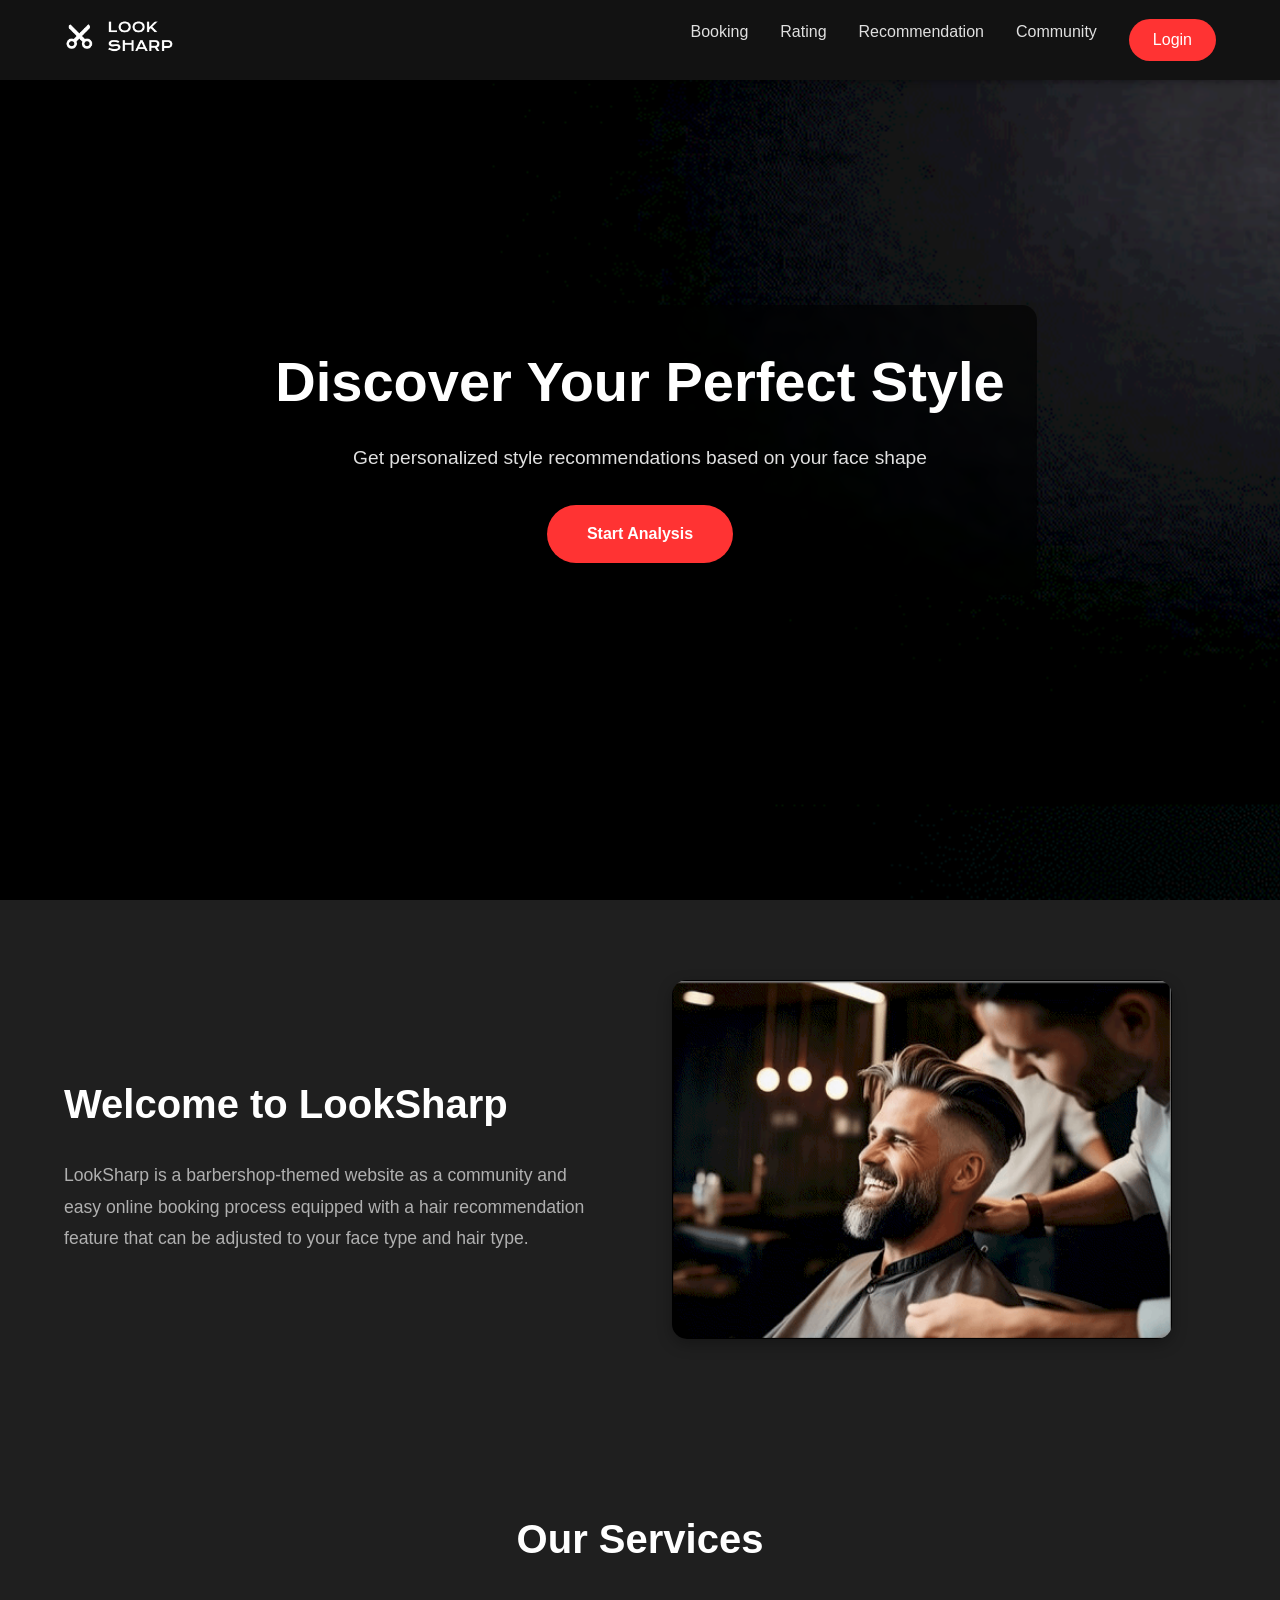
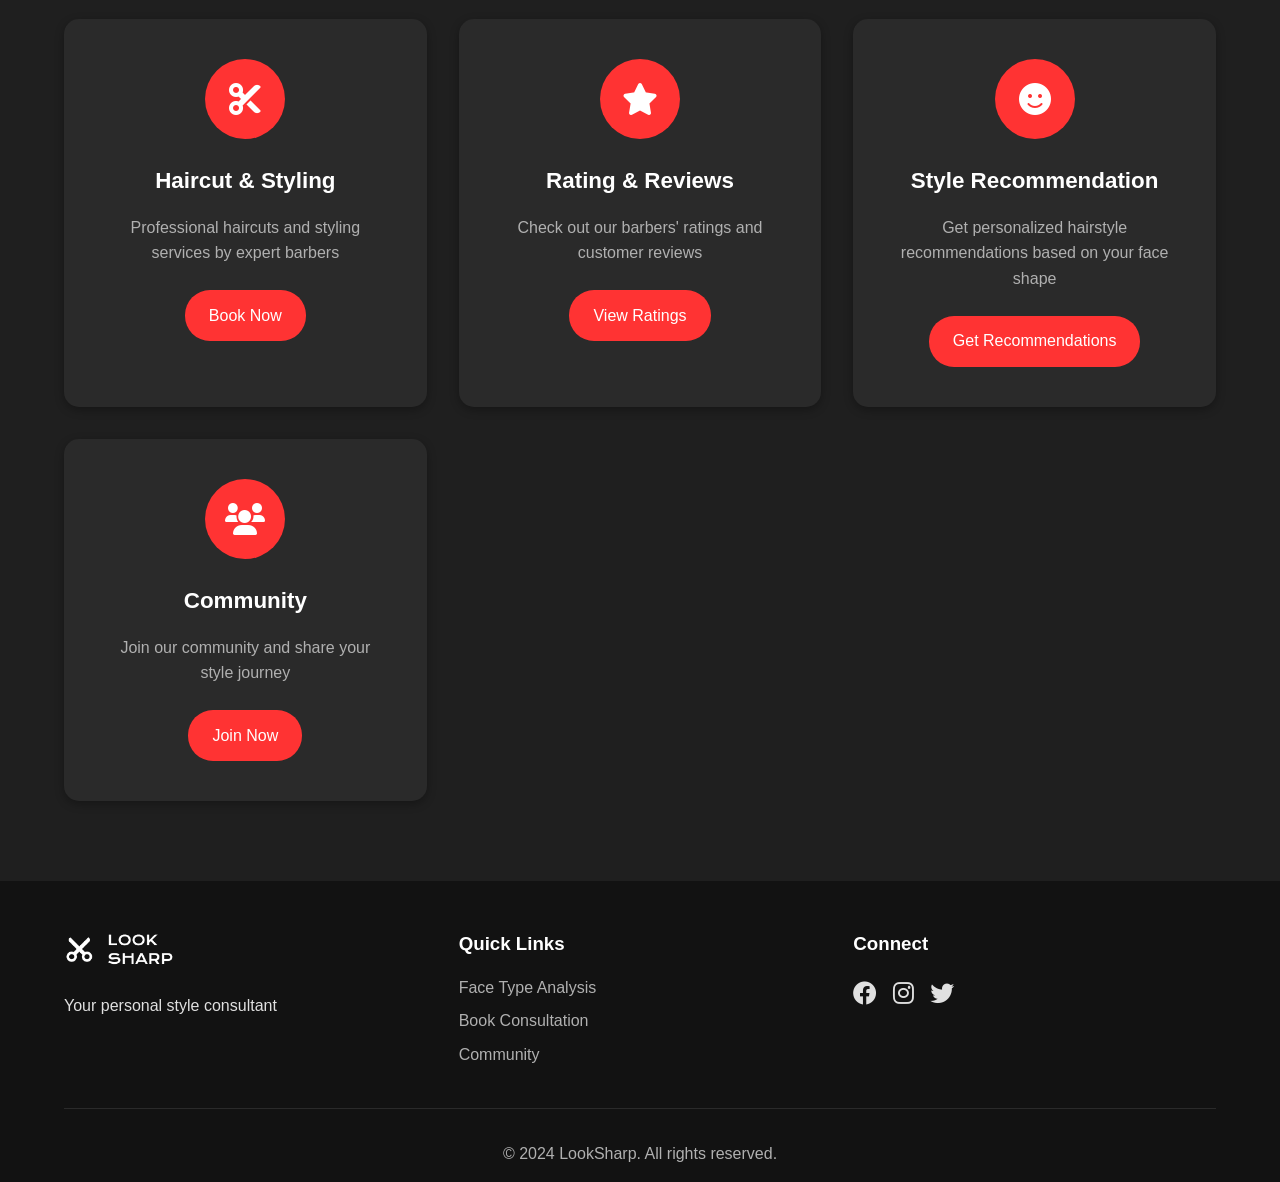
<file: index.html>
<!DOCTYPE html>
<html lang="en">
<head>
    <meta charset="UTF-8">
    <meta name="viewport" content="width=device-width, initial-scale=1.0">
    <title>LookSharp - Your Personal Style Consultant</title>
    <link rel="stylesheet" href="styles/main.css">
    <link rel="stylesheet" href="https://cdnjs.cloudflare.com/ajax/libs/font-awesome/6.0.0/css/all.min.css">
</head>
<body>
    <nav class="navbar">
        <div class="logo">
            <img src="images/logo.png" alt="LookSharp Logo">
        </div>
        <div class="nav-links">
            <a href="pages/booking.html">Booking</a>
            <a href="pages/rating.html">Rating</a>
            <a href="pages/facetype.html">Recommendation</a>
            <a href="pages/community.html">Community</a>
            <a href="pages/login.html" class="login-btn">Login</a>
        </div>
        <div class="menu-btn">
            <i class="fas fa-bars"></i>
        </div>
    </nav>

    <header class="hero">
        <img src="images/banner.png" alt="LookSharp Banner" class="hero-banner">
        <div class="hero-content">
            <h1>Discover Your Perfect Style</h1>
            <p>Get personalized style recommendations based on your face shape</p>
            <a href="pages/facetype.html" class="cta-button">Start Analysis</a>
        </div>
    </header>

    <section class="introduction">
        <div class="intro-content">
            <div class="intro-text">
                <h2>Welcome to LookSharp</h2>
                <p>LookSharp is a barbershop-themed website as a community and easy online booking process equipped with a hair recommendation feature that can be adjusted to your face type and hair type.</p>
            </div>
            <div class="intro-image">
                <img src="images/model for introduction homepage.png" alt="LookSharp Introduction">
            </div>
        </div>
    </section>

    <section class="features">
        <h2>Our Services</h2>
        <div class="feature-grid">
            <div class="feature-card">
                <div class="feature-icon">
                    <i class="fas fa-cut"></i>
                </div>
                <h3>Haircut & Styling</h3>
                <p>Professional haircuts and styling services by expert barbers</p>
                <a href="pages/booking.html" class="feature-link">Book Now</a>
            </div>
            <div class="feature-card">
                <div class="feature-icon">
                    <i class="fas fa-star"></i>
                </div>
                <h3>Rating & Reviews</h3>
                <p>Check out our barbers' ratings and customer reviews</p>
                <a href="pages/rating.html" class="feature-link">View Ratings</a>
            </div>
            <div class="feature-card">
                <div class="feature-icon">
                    <i class="fas fa-face-smile"></i>
                </div>
                <h3>Style Recommendation</h3>
                <p>Get personalized hairstyle recommendations based on your face shape</p>
                <a href="pages/facetype.html" class="feature-link">Get Recommendations</a>
            </div>
            <div class="feature-card">
                <div class="feature-icon">
                    <i class="fas fa-users"></i>
                </div>
                <h3>Community</h3>
                <p>Join our community and share your style journey</p>
                <a href="pages/community.html" class="feature-link">Join Now</a>
            </div>
        </div>
    </section>

    <footer>
        <div class="footer-content">
            <div class="footer-section">
                <img src="images/logo.png" alt="LookSharp Logo" class="footer-logo">
                <p>Your personal style consultant</p>
            </div>
            <div class="footer-section">
                <h3>Quick Links</h3>
                <a href="pages/facetype.html">Face Type Analysis</a>
                <a href="pages/booking.html">Book Consultation</a>
                <a href="pages/community.html">Community</a>
            </div>
            <div class="footer-section">
                <h3>Connect</h3>
                <div class="social-links">
                    <a href="#"><i class="fab fa-facebook"></i></a>
                    <a href="#"><i class="fab fa-instagram"></i></a>
                    <a href="#"><i class="fab fa-twitter"></i></a>
                </div>
            </div>
        </div>
        <div class="footer-bottom">
            <p>&copy; 2024 LookSharp. All rights reserved.</p>
        </div>
    </footer>

    <script src="js/main.js"></script>
</body>
</html>
</file>
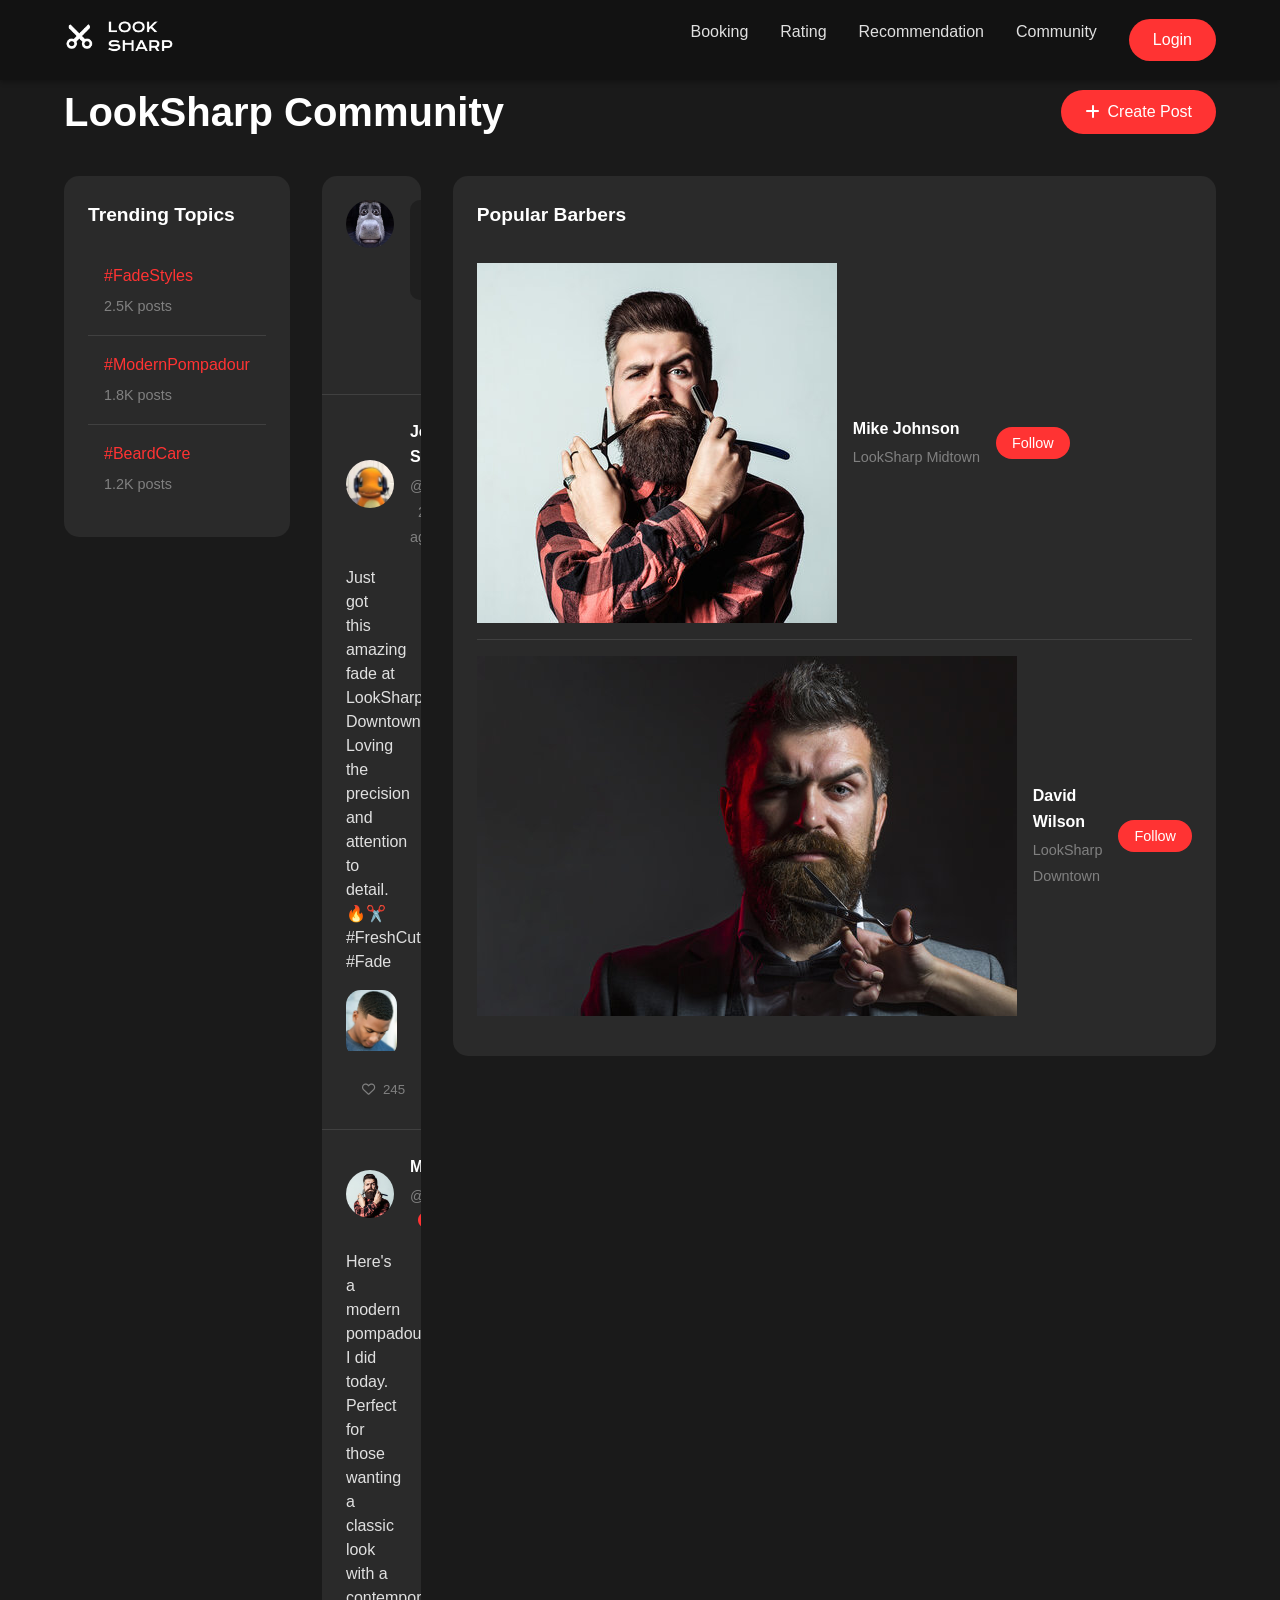
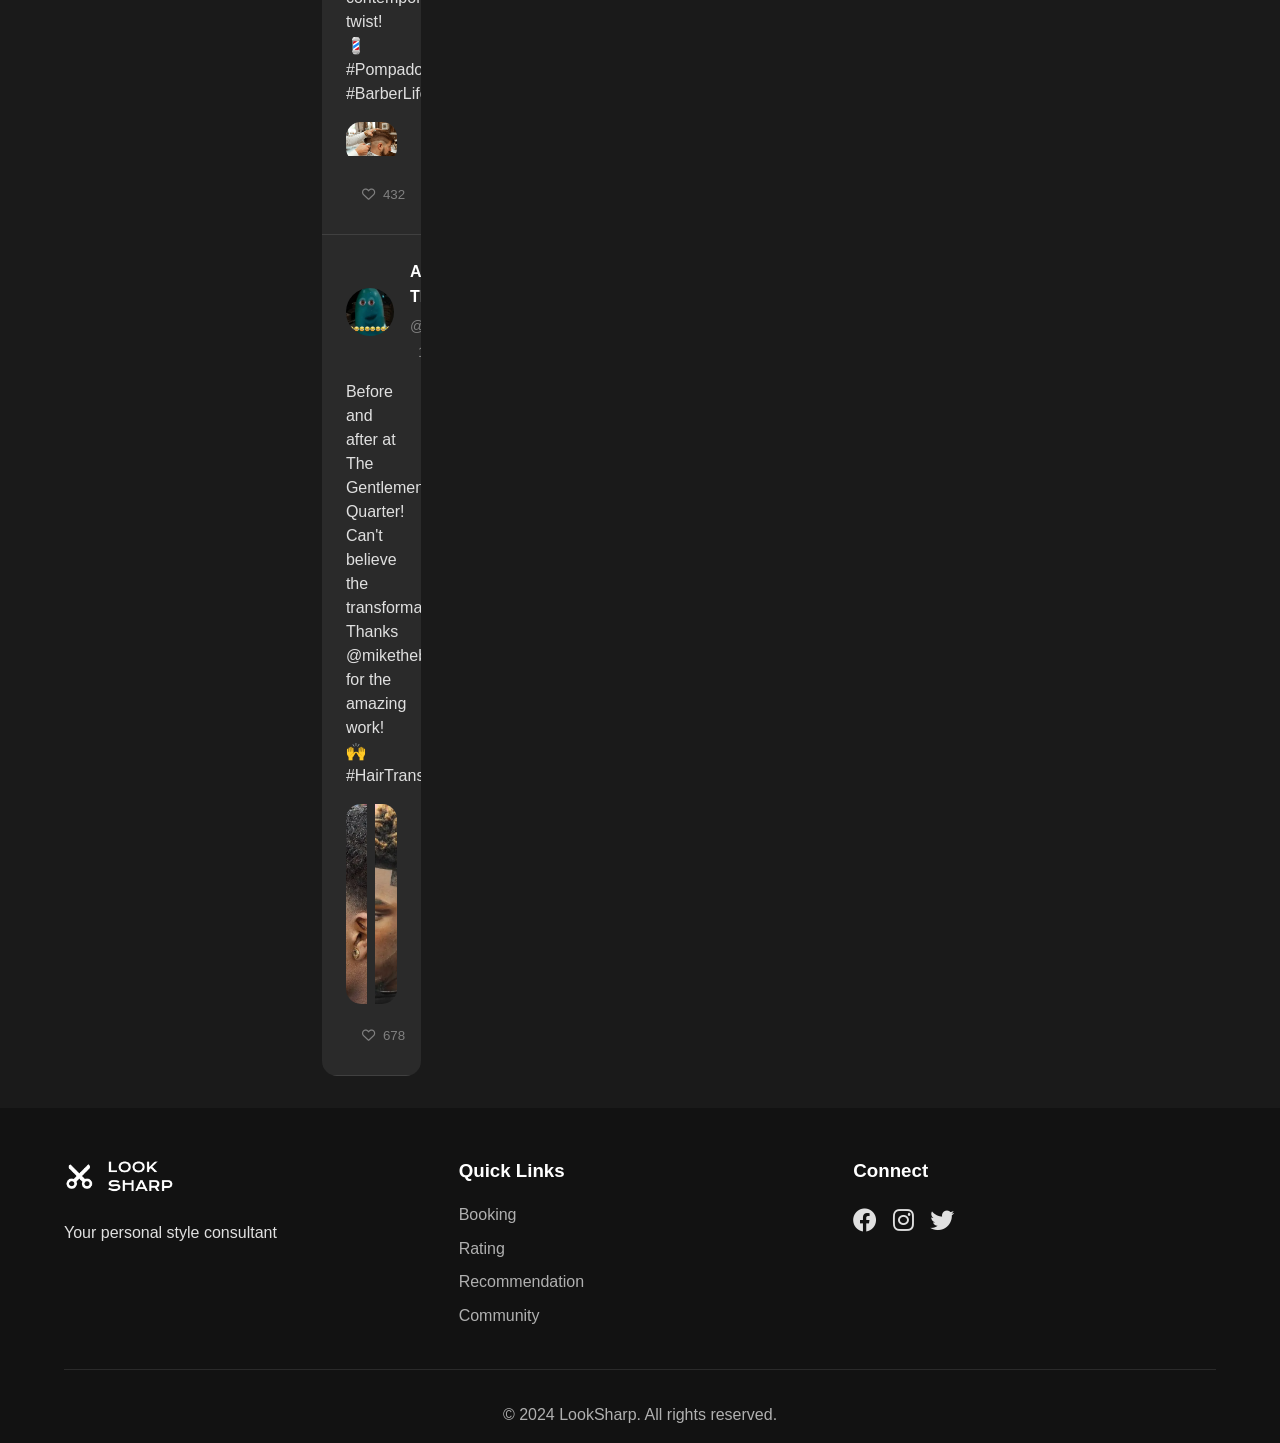
<file: pages/community.html>
<!DOCTYPE html>
<html lang="en">
<head>
    <meta charset="UTF-8">
    <meta name="viewport" content="width=device-width, initial-scale=1.0">
    <title>Community - LookSharp</title>
    <link rel="stylesheet" href="../styles/main.css">
    <link rel="stylesheet" href="../styles/community.css">
    <link rel="stylesheet" href="https://cdnjs.cloudflare.com/ajax/libs/font-awesome/6.0.0/css/all.min.css">
</head>
<body>
    <nav class="navbar">
        <div class="logo">
            <a href="../index.html">
                <img src="../images/logo.png" alt="LookSharp Logo">
            </a>
        </div>
        <div class="nav-links">
            <a href="booking.html">Booking</a>
            <a href="rating.html">Rating</a>
            <a href="facetype.html">Recommendation</a>
            <a href="community.html" class="active">Community</a>
            <a href="login.html" class="login-btn">Login</a>
        </div>
        <div class="menu-btn">
            <i class="fas fa-bars"></i>
        </div>
    </nav>

    <main class="community-container">
        <div class="community-header">
            <h1>LookSharp Community</h1>
            <button class="create-post-btn">
                <i class="fas fa-plus"></i>
                Create Post
            </button>
        </div>

        <div class="community-layout">
            <!-- Left Sidebar -->
            <div class="sidebar">
                <div class="trending-topics">
                    <h3>Trending Topics</h3>
                    <div class="topic">
                        <span class="hashtag">#FadeStyles</span>
                        <span class="post-count">2.5K posts</span>
                    </div>
                    <div class="topic">
                        <span class="hashtag">#ModernPompadour</span>
                        <span class="post-count">1.8K posts</span>
                    </div>
                    <div class="topic">
                        <span class="hashtag">#BeardCare</span>
                        <span class="post-count">1.2K posts</span>
                    </div>
                </div>
            </div>

            <!-- Main Feed -->
            <div class="post-feed">
                <!-- Create Post Box -->
                <div class="create-post">
                    <img src="../images/default-avatar.jpg" alt="Your Profile" class="user-avatar">
                    <div class="post-input">
                        <textarea placeholder="Share your hairstyle journey..."></textarea>
                        <div class="post-actions">
                            <button class="upload-btn"><i class="fas fa-image"></i> Add Photo</button>
                            <button class="post-btn">Post</button>
                        </div>
                    </div>
                </div>

                <!-- Posts -->
                <div class="posts">
                    <!-- Post 1 -->
                    <div class="post">
                        <div class="post-header">
                            <img src="../images/user1.jpg" alt="User" class="user-avatar">
                            <div class="post-info">
                                <h4>John Smith</h4>
                                <span class="username">@johnsmith</span>
                                <span class="post-time">2 hours ago</span>
                            </div>
                            <button class="more-options">
                                <i class="fas fa-ellipsis-h"></i>
                            </button>
                        </div>
                        <div class="post-content">
                            <p>Just got this amazing fade at LookSharp Downtown! Loving the precision and attention to detail. 🔥✂️ #FreshCut #Fade</p>
                            <div class="post-image">
                                <img src="../images/haircut1.jpg" alt="Haircut">
                            </div>
                        </div>
                        <div class="post-actions">
                            <button class="like-btn">
                                <i class="far fa-heart"></i>
                                <span>245</span>
                            </button>
                            <button class="comment-btn">
                                <i class="far fa-comment"></i>
                                <span>18</span>
                            </button>
                            <button class="share-btn">
                                <i class="far fa-share-square"></i>
                            </button>
                        </div>
                    </div>

                    <!-- Post 2 -->
                    <div class="post">
                        <div class="post-header">
                            <img src="../images/barber1.jpg" alt="Barber" class="user-avatar">
                            <div class="post-info">
                                <h4>Mike Johnson</h4>
                                <span class="username">@mikethebarberlooksharp</span>
                                <span class="verified-badge">
                                    <i class="fas fa-check-circle"></i>
                                </span>
                                <span class="post-time">5 hours ago</span>
                            </div>
                            <button class="more-options">
                                <i class="fas fa-ellipsis-h"></i>
                            </button>
                        </div>
                        <div class="post-content">
                            <p>Here's a modern pompadour I did today. Perfect for those wanting a classic look with a contemporary twist! 💈 #Pompadour #BarberLife</p>
                            <div class="post-image">
                                <img src="../images/haircut2.jpg" alt="Haircut">
                            </div>
                        </div>
                        <div class="post-actions">
                            <button class="like-btn">
                                <i class="far fa-heart"></i>
                                <span>432</span>
                            </button>
                            <button class="comment-btn">
                                <i class="far fa-comment"></i>
                                <span>45</span>
                            </button>
                            <button class="share-btn">
                                <i class="far fa-share-square"></i>
                            </button>
                        </div>
                    </div>

                    <!-- Post 3 -->
                    <div class="post">
                        <div class="post-header">
                            <img src="../images/user2.jpg" alt="User" class="user-avatar">
                            <div class="post-info">
                                <h4>Alex Thompson</h4>
                                <span class="username">@alexthompson</span>
                                <span class="post-time">1 day ago</span>
                            </div>
                            <button class="more-options">
                                <i class="fas fa-ellipsis-h"></i>
                            </button>
                        </div>
                        <div class="post-content">
                            <p>Before and after at The Gentlemen's Quarter! Can't believe the transformation. Thanks @mikethebarberlooksharp for the amazing work! 🙌 #HairTransformation</p>
                            <div class="post-image-grid">
                                <img src="../images/before.jpg" alt="Before">
                                <img src="../images/after.jpg" alt="After">
                            </div>
                        </div>
                        <div class="post-actions">
                            <button class="like-btn">
                                <i class="far fa-heart"></i>
                                <span>678</span>
                            </button>
                            <button class="comment-btn">
                                <i class="far fa-comment"></i>
                                <span>89</span>
                            </button>
                            <button class="share-btn">
                                <i class="far fa-share-square"></i>
                            </button>
                        </div>
                    </div>
                </div>
            </div>

            <!-- Right Sidebar -->
            <div class="sidebar">
                <div class="suggested-profiles">
                    <h3>Popular Barbers</h3>
                    <div class="profile">
                        <img src="../images/barber1.jpg" alt="Barber">
                        <div class="profile-info">
                            <h4>Mike Johnson</h4>
                            <span>LookSharp Midtown</span>
                        </div>
                        <button class="follow-btn">Follow</button>
                    </div>
                    <div class="profile">
                        <img src="../images/barber2.jpg" alt="Barber">
                        <div class="profile-info">
                            <h4>David Wilson</h4>
                            <span>LookSharp Downtown</span>
                        </div>
                        <button class="follow-btn">Follow</button>
                    </div>
                </div>
            </div>
        </div>
    </main>

    <footer>
        <div class="footer-content">
            <div class="footer-section">
                <img src="../images/logo.png" alt="LookSharp Logo" class="footer-logo">
                <p>Your personal style consultant</p>
            </div>
            <div class="footer-section">
                <h3>Quick Links</h3>
                <a href="booking.html">Booking</a>
                <a href="rating.html">Rating</a>
                <a href="facetype.html">Recommendation</a>
                <a href="community.html">Community</a>
            </div>
            <div class="footer-section">
                <h3>Connect</h3>
                <div class="social-links">
                    <a href="#"><i class="fab fa-facebook"></i></a>
                    <a href="#"><i class="fab fa-instagram"></i></a>
                    <a href="#"><i class="fab fa-twitter"></i></a>
                </div>
            </div>
        </div>
        <div class="footer-bottom">
            <p>&copy; 2024 LookSharp. All rights reserved.</p>
        </div>
    </footer>

    <script src="../js/main.js"></script>
</body>
</html>
</file>
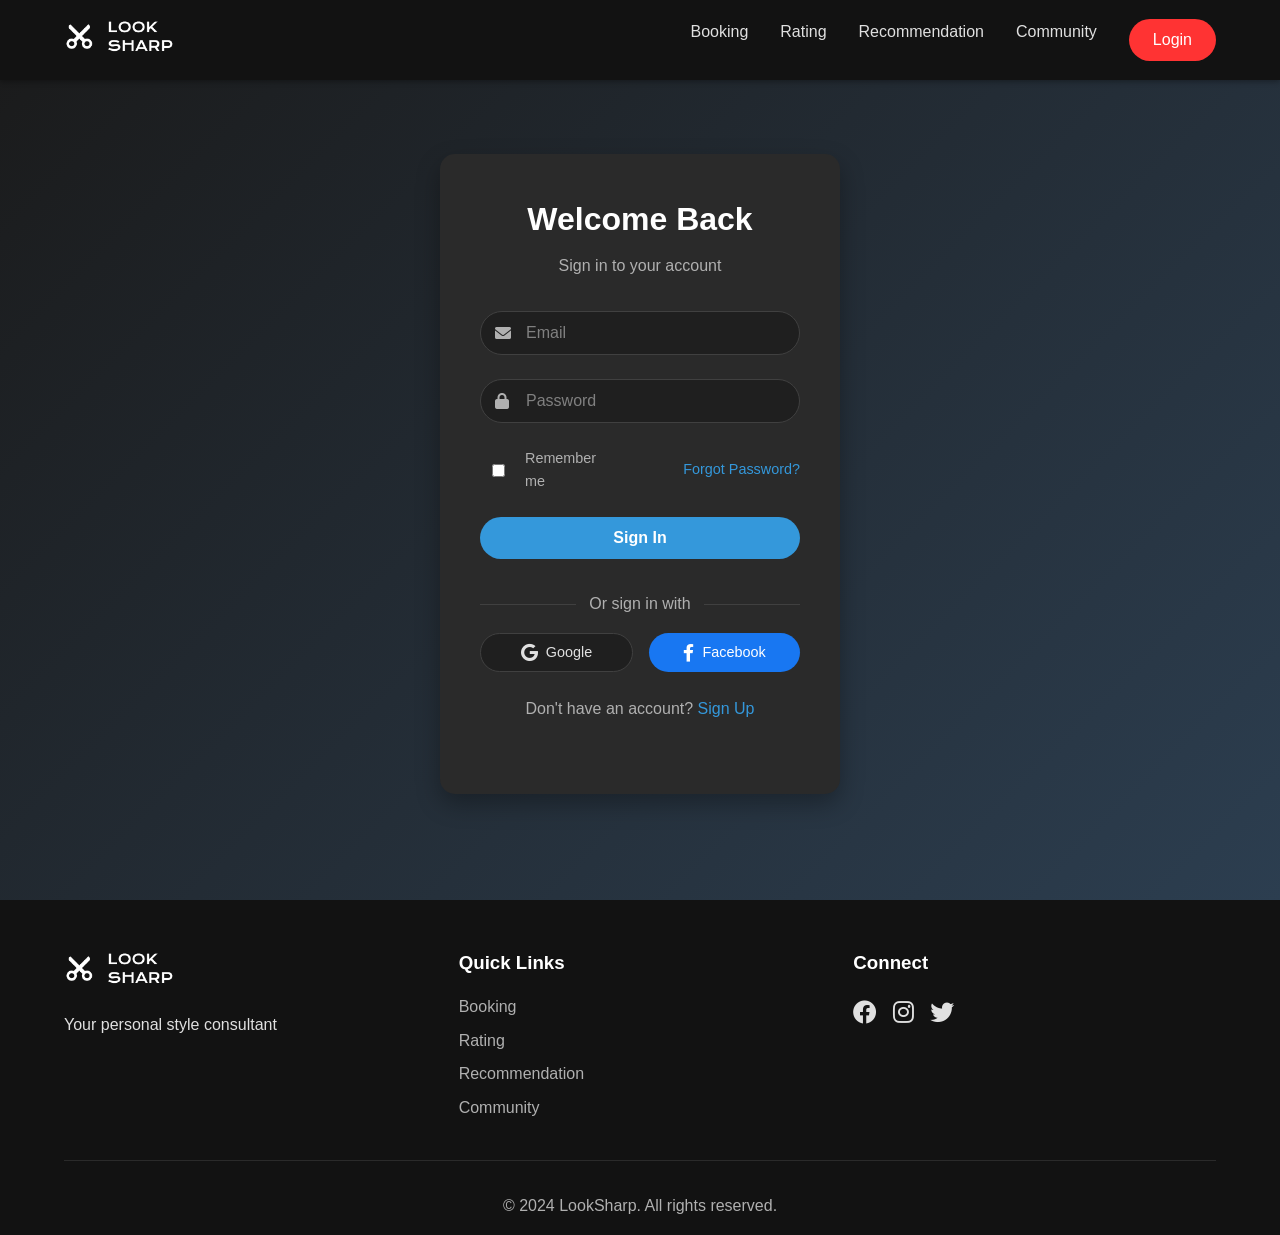
<file: pages/login.html>
<!DOCTYPE html>
<html lang="en">
<head>
    <meta charset="UTF-8">
    <meta name="viewport" content="width=device-width, initial-scale=1.0">
    <title>Login - LookSharp</title>
    <link rel="stylesheet" href="../styles/main.css">
    <link rel="stylesheet" href="../styles/login.css">
    <link rel="stylesheet" href="https://cdnjs.cloudflare.com/ajax/libs/font-awesome/6.0.0/css/all.min.css">
</head>
<body>
    <nav class="navbar">
        <div class="logo">
            <a href="../index.html">
                <img src="../images/logo.png" alt="LookSharp Logo">
            </a>
        </div>
        <div class="nav-links">
            <a href="booking.html">Booking</a>
            <a href="rating.html">Rating</a>
            <a href="facetype.html">Recommendation</a>
            <a href="community.html">Community</a>
            <a href="login.html" class="login-btn active">Login</a>
        </div>
        <div class="menu-btn">
            <i class="fas fa-bars"></i>
        </div>
    </nav>

    <div class="login-container">
        <div class="login-box">
            <h2>Welcome Back</h2>
            <p>Sign in to your account</p>
            <div class="login-error"></div>
            <form class="login-form">
                <div class="form-group">
                    <i class="fas fa-envelope"></i>
                    <input type="email" placeholder="Email" required>
                </div>
                <div class="form-group">
                    <i class="fas fa-lock"></i>
                    <input type="password" placeholder="Password" required>
                </div>
                <div class="form-options">
                    <label>
                        <input type="checkbox"> Remember me
                    </label>
                    <a href="#" class="forgot-password">Forgot Password?</a>
                </div>
                <button type="submit" class="login-submit">Sign In</button>
            </form>
            <div class="social-login">
                <p>Or sign in with</p>
                <div class="social-buttons">
                    <button class="social-btn google">
                        <i class="fab fa-google"></i>
                        Google
                    </button>
                    <button class="social-btn facebook">
                        <i class="fab fa-facebook-f"></i>
                        Facebook
                    </button>
                </div>
            </div>
            <div class="register-link">
                <p>Don't have an account? <a href="#">Sign Up</a></p>
            </div>
        </div>
    </div>

    <footer>
        <div class="footer-content">
            <div class="footer-section">
                <img src="../images/logo.png" alt="LookSharp Logo" class="footer-logo">
                <p>Your personal style consultant</p>
            </div>
            <div class="footer-section">
                <h3>Quick Links</h3>
                <a href="booking.html">Booking</a>
                <a href="rating.html">Rating</a>
                <a href="facetype.html">Recommendation</a>
                <a href="community.html">Community</a>
            </div>
            <div class="footer-section">
                <h3>Connect</h3>
                <div class="social-links">
                    <a href="#"><i class="fab fa-facebook"></i></a>
                    <a href="#"><i class="fab fa-instagram"></i></a>
                    <a href="#"><i class="fab fa-twitter"></i></a>
                </div>
            </div>
        </div>
        <div class="footer-bottom">
            <p>&copy; 2024 LookSharp. All rights reserved.</p>
        </div>
    </footer>

    <script src="../js/main.js"></script>
</body>
</html>
</file>
<file: styles/main.css>
/* Reset and base styles */
* {
    margin: 0;
    padding: 0;
    box-sizing: border-box;
}

body {
    font-family: 'Segoe UI', Tahoma, Geneva, Verdana, sans-serif;
    line-height: 1.6;
    color: #e0e0e0;
    background-color: #1a1a1a;
}

/* Navbar styles */
.navbar {
    display: flex;
    justify-content: space-between;
    align-items: center;
    padding: 1rem 5%;
    background-color: #121212;
    box-shadow: 0 2px 5px rgba(0, 0, 0, 0.3);
    position: fixed;
    width: 100%;
    top: 0;
    z-index: 1000;
}

.logo h1 {
    color: #ffffff;
    font-size: 1.8rem;
}

.logo img {
    height: 40px;
    width: auto;
}

.nav-links {
    display: flex;
    gap: 2rem;
}

.nav-links a {
    text-decoration: none;
    color: #e0e0e0;
    font-weight: 500;
    transition: color 0.3s ease;
}

.nav-links a:hover {
    color: #ff3333;
}

.login-btn {
    background-color: #ff3333;
    color: white !important;
    padding: 0.5rem 1.5rem;
    border-radius: 25px;
}

.login-btn:hover {
    background-color: #e60000;
}

.menu-btn {
    display: none;
    font-size: 1.5rem;
    cursor: pointer;
    color: #ffffff;
}

/* Hero section styles */
.hero {
    position: relative;
    height: 100vh;
    display: flex;
    align-items: center;
    justify-content: center;
    text-align: center;
    color: white;
    padding: 0;
    overflow: hidden;
}

.hero-banner {
    position: absolute;
    top: 0;
    left: 0;
    width: 100%;
    height: 100%;
    object-fit: cover;
    z-index: -1;
}

.hero-content {
    position: relative;
    max-width: 800px;
    padding: 2rem;
    background: rgba(0, 0, 0, 0.6);
    border-radius: 15px;
    backdrop-filter: blur(5px);
}

.hero-content h1 {
    font-size: 3.5rem;
    margin-bottom: 1rem;
    color: #ffffff;
}

.hero-content p {
    font-size: 1.2rem;
    margin-bottom: 2rem;
    color: #e0e0e0;
}

.cta-button {
    display: inline-block;
    padding: 1rem 2.5rem;
    background-color: #ff3333;
    color: white;
    text-decoration: none;
    border-radius: 30px;
    font-weight: bold;
    transition: background-color 0.3s ease;
}

.cta-button:hover {
    background-color: #e60000;
}

/* Features section styles */
.features {
    padding: 5rem 5%;
    background-color: #1f1f1f;
}

.features h2 {
    text-align: center;
    font-size: 2.5rem;
    margin-bottom: 3rem;
    color: #ffffff;
}

.feature-grid {
    display: grid;
    grid-template-columns: repeat(auto-fit, minmax(280px, 1fr));
    gap: 2rem;
}

.feature-card {
    background-color: #2a2a2a;
    padding: 2.5rem;
    border-radius: 15px;
    text-align: center;
    box-shadow: 0 3px 10px rgba(0, 0, 0, 0.3);
    transition: all 0.3s ease;
    position: relative;
    overflow: hidden;
}

.feature-card::before {
    content: '';
    position: absolute;
    top: 0;
    left: 0;
    width: 100%;
    height: 100%;
    background: linear-gradient(135deg, #ff3333, #cc0000);
    opacity: 0;
    transition: opacity 0.3s ease;
    z-index: 1;
    pointer-events: none;
}

.feature-card:hover {
    transform: translateY(-10px);
}

.feature-card:hover::before {
    opacity: 0.1;
}

.feature-icon {
    width: 80px;
    height: 80px;
    margin: 0 auto 1.5rem;
    background: #ff3333;
    border-radius: 50%;
    display: flex;
    align-items: center;
    justify-content: center;
    transition: transform 0.3s ease;
}

.feature-card:hover .feature-icon {
    transform: scale(1.1);
}

.feature-icon i {
    font-size: 2rem;
    color: #ffffff;
}

.feature-card h3 {
    margin-bottom: 1rem;
    color: #ffffff;
    font-size: 1.4rem;
    position: relative;
    z-index: 2;
}

.feature-card p {
    color: #b0b0b0;
    margin-bottom: 1.5rem;
    position: relative;
    z-index: 2;
}

.feature-link {
    display: inline-block;
    padding: 0.8rem 1.5rem;
    background-color: #ff3333;
    color: #ffffff;
    text-decoration: none;
    border-radius: 25px;
    transition: all 0.3s ease;
    position: relative;
    z-index: 2;
}

.feature-link:hover {
    background-color: #e60000;
    transform: scale(1.05);
}

/* Introduction section styles */
.introduction {
    padding: 5rem 5%;
    background-color: #1f1f1f;
}

.intro-content {
    display: flex;
    align-items: center;
    gap: 4rem;
    max-width: 1200px;
    margin: 0 auto;
}

.intro-text {
    flex: 1;
}

.intro-text h2 {
    color: #ffffff;
    font-size: 2.5rem;
    margin-bottom: 1.5rem;
}

.intro-text p {
    color: #b0b0b0;
    font-size: 1.1rem;
    line-height: 1.8;
}

.intro-image {
    flex: 1;
}

.intro-image img {
    width: 100%;
    max-width: 500px;
    height: auto;
    border-radius: 15px;
    box-shadow: 0 5px 15px rgba(0, 0, 0, 0.3);
}

/* Footer styles */
footer {
    background-color: #121212;
    color: #e0e0e0;
    padding: 3rem 5% 1rem;
}

.footer-content {
    display: grid;
    grid-template-columns: repeat(auto-fit, minmax(200px, 1fr));
    gap: 2rem;
    margin-bottom: 2rem;
}

.footer-section h3 {
    margin-bottom: 1rem;
    color: #ffffff;
}

.footer-section a {
    color: #b0b0b0;
    text-decoration: none;
    display: block;
    margin-bottom: 0.5rem;
    transition: color 0.3s ease;
}

.footer-section a:hover {
    color: #ff3333;
}

.social-links {
    display: flex;
    gap: 1rem;
}

.social-links a {
    font-size: 1.5rem;
    color: #e0e0e0;
    transition: color 0.3s ease;
}

.social-links a:hover {
    color: #ff3333;
}

.footer-bottom {
    text-align: center;
    padding-top: 2rem;
    border-top: 1px solid rgba(255, 255, 255, 0.1);
    color: #b0b0b0;
}

.footer-logo {
    height: 40px;
    width: auto;
    margin-bottom: 1rem;
}

/* Responsive design */
@media (max-width: 768px) {
    .menu-btn {
        display: block;
    }

    .nav-links {
        display: none;
        position: absolute;
        top: 100%;
        left: 0;
        right: 0;
        background-color: #121212;
        flex-direction: column;
        padding: 1rem;
        text-align: center;
        box-shadow: 0 2px 5px rgba(0, 0, 0, 0.3);
    }

    .nav-links.active {
        display: flex;
    }

    .hero-content h1 {
        font-size: 2.5rem;
    }

    .intro-content {
        flex-direction: column;
        gap: 2rem;
        text-align: center;
    }

    .intro-text {
        order: 2;
    }

    .intro-image {
        order: 1;
    }

    .intro-image img {
        max-width: 100%;
    }

    .feature-grid {
        grid-template-columns: 1fr;
        max-width: 400px;
        margin: 0 auto;
    }
}

/* Update scrollbar colors */
.modal-content::-webkit-scrollbar-thumb {
    background: #ff3333;
    border-radius: 4px;
}

.modal-content::-webkit-scrollbar-thumb:hover {
    background: #e60000;
}
</file>
<file: styles/community.css>
.community-container {
    padding: 80px 5% 2rem;
    min-height: 100vh;
    background-color: #1a1a1a;
}

.community-header {
    display: flex;
    justify-content: space-between;
    align-items: center;
    margin-bottom: 2rem;
}

.community-header h1 {
    color: #ffffff;
    font-size: 2.5rem;
}

.create-post-btn {
    background: #ff3333;
    color: white;
    border: none;
    padding: 0.8rem 1.5rem;
    border-radius: 25px;
    font-size: 1rem;
    font-weight: 500;
    cursor: pointer;
    display: flex;
    align-items: center;
    gap: 0.5rem;
    transition: background-color 0.3s ease;
}

.create-post-btn:hover {
    background: #e60000;
}

.community-layout {
    display: grid;
    grid-template-columns: 1fr 2fr 1fr;
    gap: 2rem;
    max-width: 1400px;
    margin: 0 auto;
}

/* Sidebar Styles */
.sidebar {
    background: #2a2a2a;
    border-radius: 15px;
    padding: 1.5rem;
    height: fit-content;
}

.trending-topics h3,
.suggested-profiles h3 {
    color: #ffffff;
    font-size: 1.2rem;
    margin-bottom: 1rem;
}

.topic {
    padding: 1rem;
    border-bottom: 1px solid #404040;
    transition: background-color 0.3s ease;
    cursor: pointer;
}

.topic:hover {
    background: #333333;
}

.topic:last-child {
    border-bottom: none;
}

.hashtag {
    color: #ff3333;
    display: block;
    margin-bottom: 0.3rem;
}

.post-count {
    color: #808080;
    font-size: 0.9rem;
}

/* Main Feed Styles */
.post-feed {
    background: #2a2a2a;
    border-radius: 15px;
    overflow: hidden;
}

.create-post {
    padding: 1.5rem;
    border-bottom: 1px solid #404040;
    display: flex;
    gap: 1rem;
}

.user-avatar {
    width: 48px;
    height: 48px;
    border-radius: 50%;
    object-fit: cover;
}

.post-input {
    flex: 1;
}

.post-input textarea {
    width: 100%;
    background: #1f1f1f;
    border: none;
    border-radius: 10px;
    padding: 1rem;
    color: #ffffff;
    resize: none;
    margin-bottom: 1rem;
    min-height: 100px;
}

.post-input textarea::placeholder {
    color: #808080;
}

.post-actions {
    display: flex;
    justify-content: space-between;
    align-items: center;
}

.upload-btn {
    background: transparent;
    color: #ff3333;
    border: 1px solid #ff3333;
    padding: 0.5rem 1rem;
    border-radius: 20px;
    cursor: pointer;
    transition: all 0.3s ease;
}

.upload-btn:hover {
    background: rgba(255, 51, 51, 0.1);
}

.post-btn {
    background: #ff3333;
    color: white;
    border: none;
    padding: 0.5rem 1.5rem;
    border-radius: 20px;
    cursor: pointer;
    transition: background-color 0.3s ease;
}

.post-btn:hover {
    background: #e60000;
}

/* Post Styles */
.post {
    padding: 1.5rem;
    border-bottom: 1px solid #404040;
}

.post-header {
    display: flex;
    align-items: center;
    gap: 1rem;
    margin-bottom: 1rem;
}

.post-info {
    flex: 1;
}

.post-info h4 {
    color: #ffffff;
    margin-bottom: 0.2rem;
}

.username {
    color: #808080;
    font-size: 0.9rem;
}

.verified-badge {
    color: #ff3333;
    margin-left: 0.5rem;
}

.post-time {
    color: #808080;
    font-size: 0.9rem;
    margin-left: 0.5rem;
}

.more-options {
    background: transparent;
    border: none;
    color: #808080;
    cursor: pointer;
    padding: 0.5rem;
    transition: color 0.3s ease;
}

.more-options:hover {
    color: #ff3333;
}

.post-content {
    color: #e0e0e0;
    margin-bottom: 1rem;
    line-height: 1.5;
}

.post-content p {
    margin-bottom: 1rem;
}

.post-image {
    border-radius: 15px;
    overflow: hidden;
    margin-bottom: 1rem;
}

.post-image img {
    width: 100%;
    height: auto;
    object-fit: cover;
}

.post-image-grid {
    display: grid;
    grid-template-columns: 1fr 1fr;
    gap: 0.5rem;
    border-radius: 15px;
    overflow: hidden;
    margin-bottom: 1rem;
}

.post-image-grid img {
    width: 100%;
    height: 200px;
    object-fit: cover;
}

.post-actions button {
    background: transparent;
    border: none;
    color: #808080;
    padding: 0.5rem 1rem;
    cursor: pointer;
    display: inline-flex;
    align-items: center;
    gap: 0.5rem;
    transition: color 0.3s ease;
}

.post-actions button:hover {
    color: #ff3333;
}

/* Profile Suggestions */
.profile {
    display: flex;
    align-items: center;
    gap: 1rem;
    padding: 1rem 0;
    border-bottom: 1px solid #404040;
}

.profile:last-child {
    border-bottom: none;
}

.profile-info h4 {
    color: #ffffff;
    margin-bottom: 0.2rem;
}

.profile-info span {
    color: #808080;
    font-size: 0.9rem;
}

.follow-btn {
    background: #ff3333;
    color: white;
    border: none;
    padding: 0.5rem 1rem;
    border-radius: 20px;
    font-size: 0.9rem;
    cursor: pointer;
    transition: background-color 0.3s ease;
}

.follow-btn:hover {
    background: #e60000;
}

/* Responsive Design */
@media (max-width: 1200px) {
    .community-layout {
        grid-template-columns: 1fr 2fr;
    }
    
    .sidebar:last-child {
        display: none;
    }
}

@media (max-width: 768px) {
    .community-layout {
        grid-template-columns: 1fr;
    }
    
    .sidebar {
        display: none;
    }
    
    .community-header {
        flex-direction: column;
        gap: 1rem;
        text-align: center;
    }
    
    .create-post-btn {
        width: 100%;
        justify-content: center;
    }
}
</file>
<file: styles/login.css>
.login-container {
    min-height: 100vh;
    display: flex;
    align-items: center;
    justify-content: center;
    background: linear-gradient(135deg, #1a1a1a, #2c3e50);
    padding: 2rem;
    padding-top: 80px; /* Account for fixed navbar */
}

.login-box {
    background: #2a2a2a;
    padding: 2.5rem;
    border-radius: 15px;
    box-shadow: 0 10px 25px rgba(0, 0, 0, 0.3);
    width: 100%;
    max-width: 400px;
}

.login-box h2 {
    color: #ffffff;
    text-align: center;
    margin-bottom: 0.5rem;
    font-size: 2rem;
}

.login-box p {
    color: #b0b0b0;
    text-align: center;
    margin-bottom: 2rem;
}

.login-form .form-group {
    position: relative;
    margin-bottom: 1.5rem;
}

.login-form .form-group i {
    position: absolute;
    left: 15px;
    top: 50%;
    transform: translateY(-50%);
    color: #b0b0b0;
}

.login-form input {
    width: 100%;
    padding: 12px 15px 12px 45px;
    border: 1px solid #404040;
    border-radius: 25px;
    font-size: 1rem;
    background-color: #1f1f1f;
    color: #e0e0e0;
    transition: border-color 0.3s ease;
}

.login-form input:focus {
    outline: none;
    border-color: #3498db;
}

.login-form input::placeholder {
    color: #808080;
}

.form-options {
    display: flex;
    justify-content: space-between;
    align-items: center;
    margin-bottom: 1.5rem;
    font-size: 0.9rem;
}

.form-options label {
    display: flex;
    align-items: center;
    color: #b0b0b0;
    cursor: pointer;
}

.form-options input[type="checkbox"] {
    margin-right: 8px;
    cursor: pointer;
    accent-color: #3498db;
}

.forgot-password {
    color: #3498db;
    text-decoration: none;
}

.forgot-password:hover {
    text-decoration: underline;
}

.login-submit {
    width: 100%;
    padding: 12px;
    background: #3498db;
    color: white;
    border: none;
    border-radius: 25px;
    font-size: 1rem;
    font-weight: bold;
    cursor: pointer;
    transition: background-color 0.3s ease;
}

.login-submit:hover {
    background: #2980b9;
}

.social-login {
    margin-top: 2rem;
    text-align: center;
}

.social-login p {
    color: #b0b0b0;
    margin-bottom: 1rem;
    position: relative;
}

.social-login p::before,
.social-login p::after {
    content: "";
    position: absolute;
    top: 50%;
    width: 30%;
    height: 1px;
    background: #404040;
}

.social-login p::before {
    left: 0;
}

.social-login p::after {
    right: 0;
}

.social-buttons {
    display: flex;
    gap: 1rem;
}

.social-btn {
    flex: 1;
    padding: 10px;
    border: none;
    border-radius: 25px;
    font-size: 0.9rem;
    font-weight: 500;
    cursor: pointer;
    display: flex;
    align-items: center;
    justify-content: center;
    gap: 8px;
    transition: background-color 0.3s ease;
}

.social-btn i {
    font-size: 1.1rem;
}

.google {
    background: #1f1f1f;
    color: #e0e0e0;
    border: 1px solid #404040;
}

.google:hover {
    background: #2a2a2a;
}

.facebook {
    background: #1877f2;
    color: white;
}

.facebook:hover {
    background: #166fe5;
}

.register-link {
    text-align: center;
    margin-top: 1.5rem;
    color: #b0b0b0;
}

.register-link a {
    color: #3498db;
    text-decoration: none;
    font-weight: 500;
}

.register-link a:hover {
    text-decoration: underline;
}

.login-error {
    background-color: #ff4444;
    color: white;
    padding: 10px;
    border-radius: 5px;
    margin-bottom: 15px;
    text-align: center;
    display: none;
}

/* Responsive design */
@media (max-width: 480px) {
    .login-box {
        padding: 2rem;
    }

    .social-buttons {
        flex-direction: column;
    }

    .form-options {
        flex-direction: column;
        gap: 1rem;
        align-items: flex-start;
    }
}
</file>
